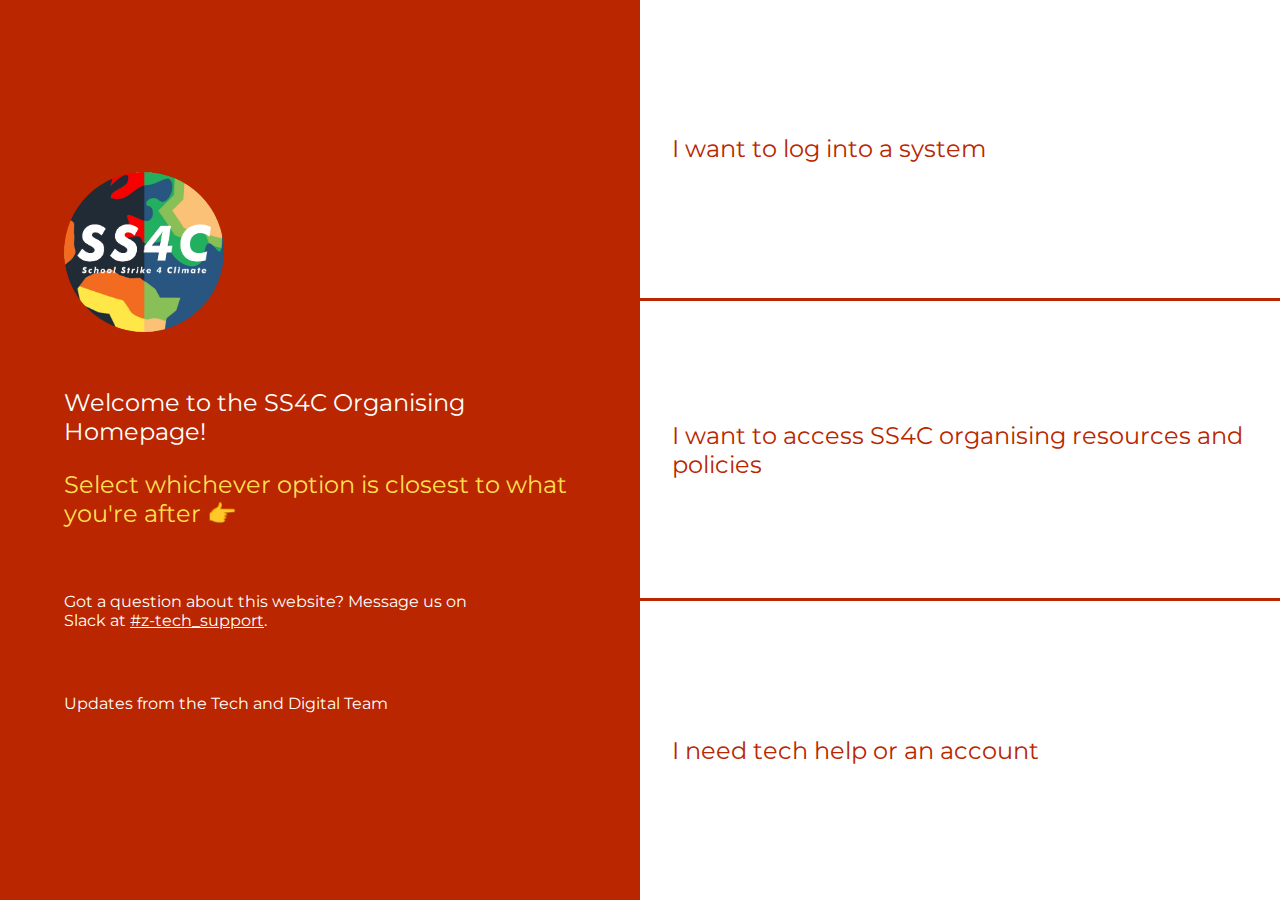
<file: Public/index.html>
<!DOCTYPE html>
<html lang="en">
<head>
    <meta charset="UTF-8">
    <meta name="viewport" content="width=device-width, initial-scale=1.0">
    <title>SS4C Tech</title>
    <link href="https://fonts.googleapis.com/css2?family=Montserrat:wght@600&display=swap" rel="stylesheet">
    <link rel="stylesheet" href="main.css">
    <link rel="icon" type="image/x-icon" href="Logo.png">

    <!-- Global site tag (gtag.js) - Google Analytics -->
      <script async src="https://www.googletagmanager.com/gtag/js?id=UA-142230606-6"></script>
      <script>
        window.dataLayer = window.dataLayer || [];
        function gtag(){dataLayer.push(arguments);}
        gtag('js', new Date());
        gtag('config', 'UA-142230606-6');
      </script>
      <script src="frogs.js"></script>
      <script async="" defer="" src="https://cdn.noticeable.io/v1/noticeable-widget.js"></script>

</head>
<body class="red">
    <header class="col">
      <img id="example" onclick="changeImage()" src="Logo.png" >
      <!--  old logo -  <img src="Logo.png" alt="SS4C logo"> -->

        <section>
            <p></p>
            <p>Welcome to the SS4C Organising Homepage!</p>
            <p class="yellow">
                Select whichever option is closest to what you're after <span id="finger"></span>
            </p>
            <p class="small">Got a question about this website? Message us on Slack at <a target="_blank"
                    href="https://ss4c-au.slack.com/archives/CSUVDRA21">#z-tech_support</a>.</p>


            <p class="small widget">
            <noticeable-widget access-token="KDB8By77jLrWAkLuyVG9" project-id="8w0wcfygcdUKMzgp9a0P">Updates from the Tech and Digital Team </noticeable-widget></p>
          </section>
    </header>

    <div class="col typeform-container">
        <a href="/access">
            <p>I want to log into a system</p>
        </a>

        <a href="/resources">
            <p>I want to access SS4C organising resources and policies</p>
        </a>

        <a href="/help">
            <p>I need tech help or an account</p>
        </a>

    </div>


    <script src="main.js"></script>
</body>

</html>
</file>
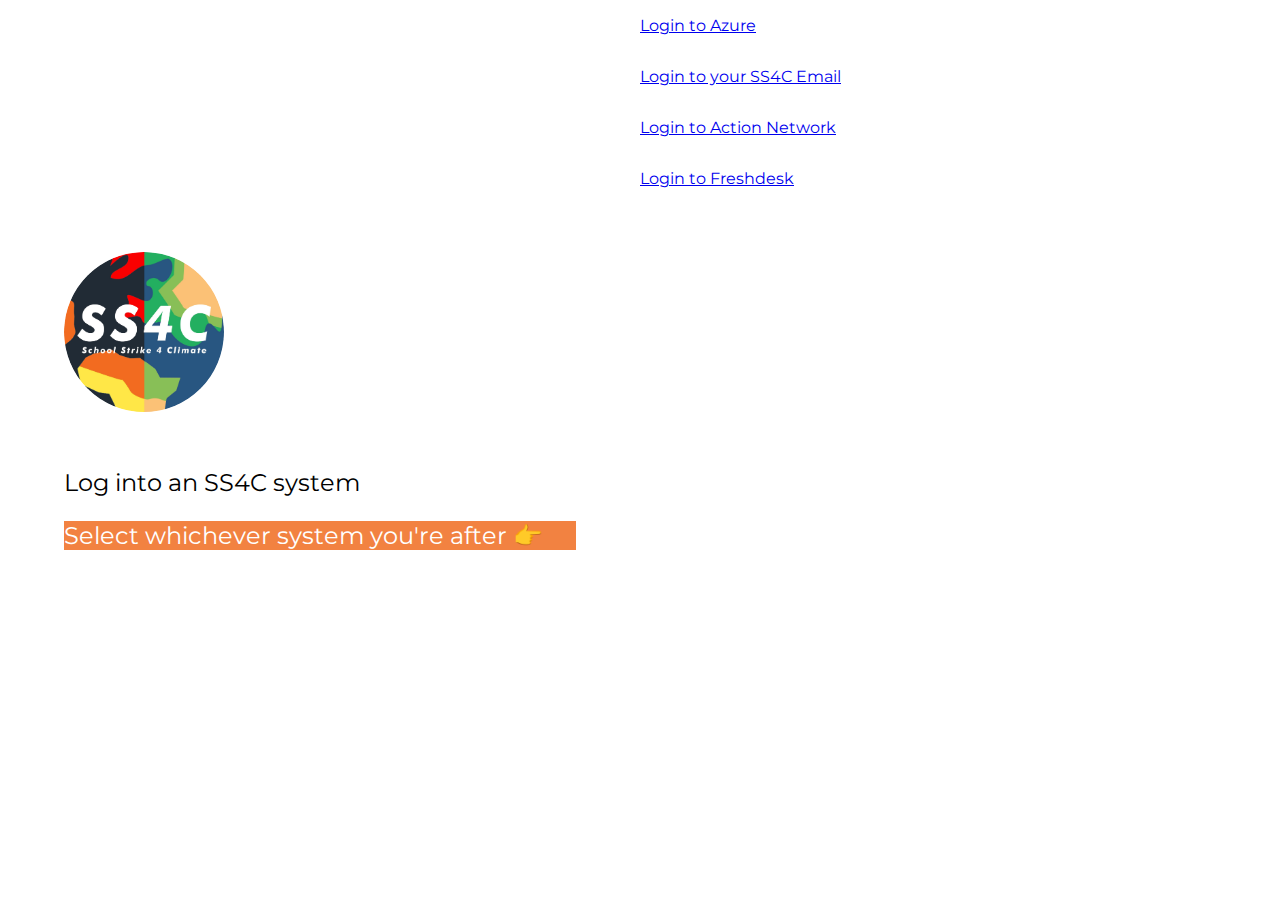
<file: Public/access.html>
<!DOCTYPE html>
<html lang="en">

<head>
    <meta charset="UTF-8">
    <meta name="viewport" content="width=device-width, initial-scale=1.0">
    <title>Log Into a SS4C System</title>
    <link href="https://fonts.googleapis.com/css2?family=Montserrat:wght@600&display=swap" rel="stylesheet">
    <link rel="stylesheet" href="main.css">
    <link rel="icon" type="image/x-icon" href="Logo.png">

    <!-- Global site tag (gtag.js) - Google Analytics -->
<script async src="https://www.googletagmanager.com/gtag/js?id=UA-142230606-6"></script>
<script>
  window.dataLayer = window.dataLayer || [];
  function gtag(){dataLayer.push(arguments);}
  gtag('js', new Date());

  gtag('config', 'UA-142230606-6');
</script>
<script src="frogs.js"></script>

</head>

<body class="orange">
    <header class="col">

      <img id="example" onclick="changeImage()" src="Logo.png" >


    <!--    <img src="Logo.png" alt="SS4C logo"> -->
        <section>

            <p></p>
            <p>Log into an SS4C system</p>
            <p class="yellow">
                Select whichever system you're after <span id="finger"></span>
            </p>
            <p class="small">Looking for something else? <a href="https://tech.ss4c.info"> Go back home</a>.</p>

        </section>
    </header>
    <div class="col typeform-container">

        <a target="_blank" href="https://ss4c.info/console">
            <p>Login to Azure</p>
        </a>

        <a target="_blank" href="https://mail.google.com/a/schoolstrike4climate.com">
            <p>Login to your SS4C Email</p>
        </a>

        <a target="_blank" href="https://actionnetwork.org/users/sign_in">
            <p>Login to Action Network</p>
        </a>

        <a target="_blank" href="https://account.activedirectory.windowsazure.com/applications/signin/8d90d246-7f6a-4988-b768-d4ad93ccc283?tenantId=ef031725-e57f-4685-a95e-25f49d2da5df">
            <p>Login to Freshdesk</p>
        </a>






    </div>


    <script src="main.js"></script>
</body>

</html>
</file>
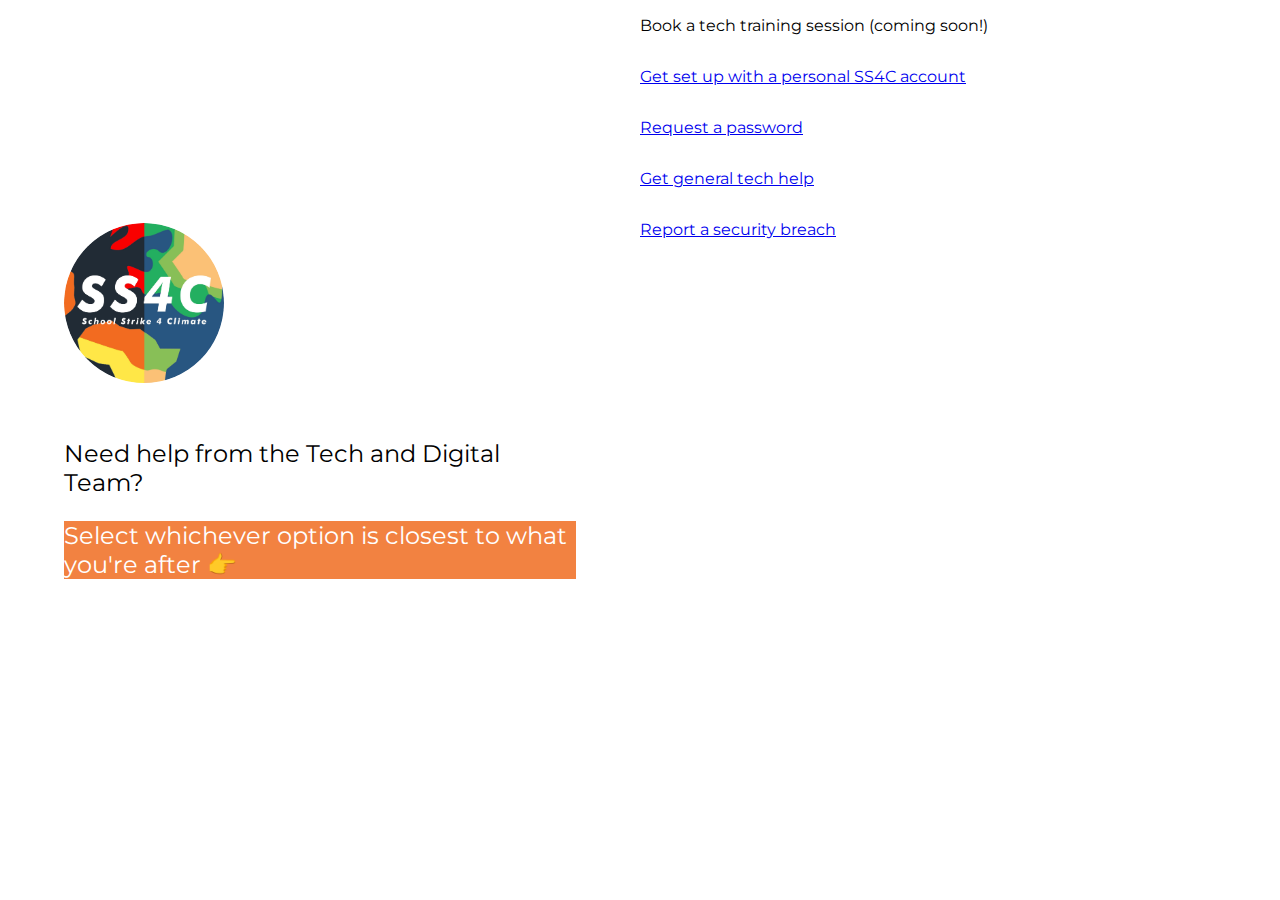
<file: Public/help.html>
<!DOCTYPE html>
<html lang="en">

<head>
    <meta charset="UTF-8">
    <meta name="viewport" content="width=device-width, initial-scale=1.0">
    <title>Service Desk</title>
    <link href="https://fonts.googleapis.com/css2?family=Montserrat:wght@600&display=swap" rel="stylesheet">
    <link rel="stylesheet" href="main.css">
    <link rel="icon" type="image/x-icon" href="Logo.png">

    <!-- Global site tag (gtag.js) - Google Analytics -->
<script async src="https://www.googletagmanager.com/gtag/js?id=UA-142230606-6"></script>
<script>
  window.dataLayer = window.dataLayer || [];
  function gtag(){dataLayer.push(arguments);}
  gtag('js', new Date());

  gtag('config', 'UA-142230606-6');
</script>
<script src="frogs.js"></script>

</head>

<body class="purple">
    <header class="col">

      <img id="example" onclick="changeImage()" src="Logo.png" >


    <!--    <img src="Logo.png" alt="SS4C logo"> -->
        <section>

            <p></p>
            <p>Need help from the Tech and Digital Team?</p>
            <p class="yellow">
                Select whichever option is closest to what you're after <span id="finger"></span>
            </p>
            <p class="small">Looking for something else? <a href="/"> Go back home</a>

        </section>
    </header>
    <div class="col typeform-container">

        <a>
            <p>Book a tech training session (coming soon!)</p>
        </a>


        <a class="typeform-share link" href="https://form.typeform.com/to/BELuugGJ" data-mode="drawer_right"  data-hide-headers=true data-hide-footer=true data-submit-close-delay="3" target="_blank">  <p>Get set up with a personal SS4C account</p></a>  <script> (function() { var qs,js,q,s,d=document, gi=d.getElementById, ce=d.createElement, gt=d.getElementsByTagName, id="typef_orm_share", b="https://embed.typeform.com/"; if(!gi.call(d,id)){ js=ce.call(d,"script"); js.id=id; js.src=b+"embed.js"; q=gt.call(d,"script")[0]; q.parentNode.insertBefore(js,q) } })() </script>


          <a class="typeform-share link" href="https://form.typeform.com/to/trI2nN8t" data-mode="drawer_right"  data-hide-headers=true data-hide-footer=true data-submit-close-delay="3" target="_blank"><p>Request a password</p></a>  <script> (function() { var qs,js,q,s,d=document, gi=d.getElementById, ce=d.createElement, gt=d.getElementsByTagName, id="typef_orm_share", b="https://embed.typeform.com/"; if(!gi.call(d,id)){ js=ce.call(d,"script"); js.id=id; js.src=b+"embed.js"; q=gt.call(d,"script")[0]; q.parentNode.insertBefore(js,q) } })() </script>


        <a class="typeform-share link" href="https://form.typeform.com/to/ZGsIrGs5" data-mode="drawer_right"  data-hide-headers=true data-hide-footer=true data-submit-close-delay="3" target="_blank"><p>Get general tech help</p></a>  <script> (function() { var qs,js,q,s,d=document, gi=d.getElementById, ce=d.createElement, gt=d.getElementsByTagName, id="typef_orm_share", b="https://embed.typeform.com/"; if(!gi.call(d,id)){ js=ce.call(d,"script"); js.id=id; js.src=b+"embed.js"; q=gt.call(d,"script")[0]; q.parentNode.insertBefore(js,q) } })() </script>



        <a class="typeform-share link" href="https://form.typeform.com/to/L4rnKXs7" data-mode="drawer_right"  data-hide-headers=true data-hide-footer=true data-submit-close-delay="3" target="_blank"><p>Report a security breach</p> </a>  <script> (function() { var qs,js,q,s,d=document, gi=d.getElementById, ce=d.createElement, gt=d.getElementsByTagName, id="typef_orm_share", b="https://embed.typeform.com/"; if(!gi.call(d,id)){ js=ce.call(d,"script"); js.id=id; js.src=b+"embed.js"; q=gt.call(d,"script")[0]; q.parentNode.insertBefore(js,q) } })() </script>



    </div>


    <script src="main.js"></script>
</body>

</html>
</file>
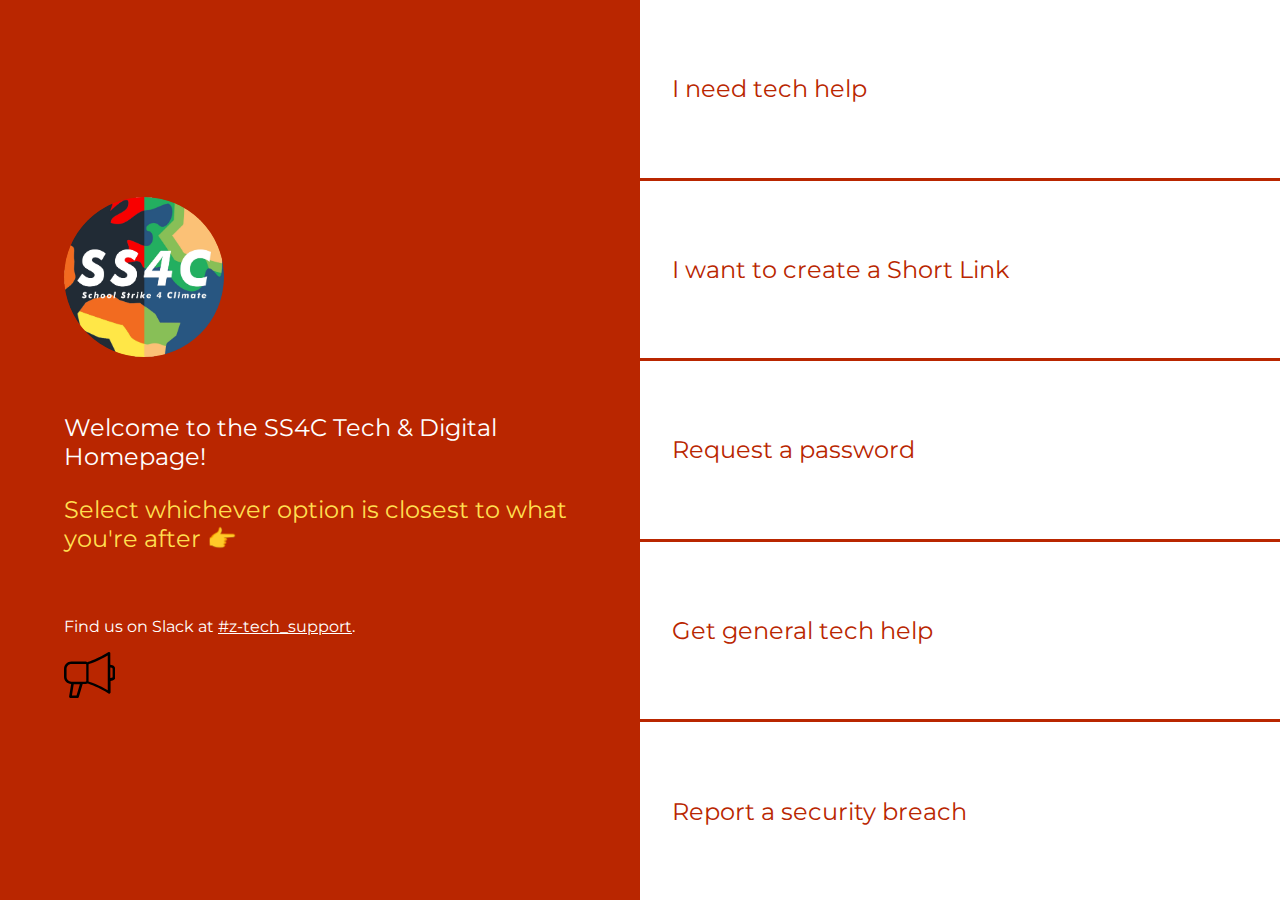
<file: Public/home.html>
<!DOCTYPE html>
<html lang="en">

<head>
    <meta charset="UTF-8">
    <meta name="viewport" content="width=device-width, initial-scale=1.0">
    <title>SS4C Tech</title>
    <link href="https://fonts.googleapis.com/css2?family=Montserrat:wght@600&display=swap" rel="stylesheet">
    <link rel="stylesheet" href="main.css">
    <link rel="icon" type="image/x-icon" href="Logo.png">

    <!-- Global site tag (gtag.js) - Google Analytics -->
<script async src="https://www.googletagmanager.com/gtag/js?id=UA-142230606-6"></script>
<script>
  window.dataLayer = window.dataLayer || [];
  function gtag(){dataLayer.push(arguments);}
  gtag('js', new Date());

  gtag('config', 'UA-142230606-6');
</script>
<script src="frogs.js"></script>

<script async src="https://cdn.headwayapp.co/widget.js"></script>
<script>
// @see https://docs.headwayapp.co/widget for more configuration options.
var HW_config = {
selector: "sidebar__icons--headway", // CSS selector where to inject the badge
account:  "yZBbpy",
  }
};
Headway.init();

</script>
</head>

<body class="red">
    <header class="col">

      <img id="example" onclick="changeImage()" src="Logo.png" >


    <!--    <img src="Logo.png" alt="SS4C logo"> -->
        <section>

            <p></p>
            <p>Welcome to the SS4C Tech & Digital Homepage!</p>
            <p class="yellow">
                Select whichever option is closest to what you're after <span id="finger"></span>
            </p>
            <p class="small">Find us on Slack at <a target="_blank"
                    href="https://ss4c-au.slack.com/archives/CSUVDRA21">#z-tech_support</a>.</p>

            <!--    <h2>
                  <a href="">Updates</a>
                  <span id="HW_badge_cont">
                      <span id="HW_badge"></span>
                  </span>
                </h2> -->

                <div class="sidebar__icons"><div class="nav-item sidebar__icons--headway">
                  <svg xmlns="http://www.w3.org/2000/svg" viewBox="0 0 20 18"><path d="M18.9 5.2l-.8-.2V.5c0-.2-.1-.4-.3-.4-.2-.1-.4-.1-.5 0C13.6 2.4 9.9 3.7 9.1 4c-.2-.2-.4-.3-.6-.3H2.9C1.3 3.7 0 5 0 6.6v3.1c0 1.5 1.2 2.8 2.8 2.8L2 17.4c0 .1 0 .3.1.4.1.1.3.2.4.2h2.8c.2 0 .4-.1.5-.4l1.5-5.1h1.2c.2 0 .5-.1.7-.2.8.2 4.6 1.5 8.2 3.9.1.1.2.1.3.1.1 0 .2 0 .2-.1.2-.1.3-.3.3-.4v-4.5l.8-.2c.7-.2 1.1-.7 1.1-1.4v-3c-.1-.8-.6-1.3-1.2-1.5zM4.9 17H3.1l.7-4.4h2.4L4.9 17zm3.5-5.4H2.9c-1 0-1.9-.8-1.9-1.9V6.6c0-1 .8-1.9 1.9-1.9h5.6c.1 0 .2.1.2.2v6.5c-.1.1-.2.2-.3.2zm8.7 3.3c-3.3-2-6.4-3.1-7.5-3.4V4.8c1-.3 4.2-1.5 7.5-3.4v13.5zM19 9.7c0 .2-.1.4-.4.4l-.5.1V6.1l.5.1c.2 0 .4.2.4.4v3.1z"></path></svg><span id="HW_badge_cont" class="HW_badge_cont HW_visible" style=""><span id="HW_badge" class="HW_badge HW_softHidden" style="" data-count-unseen=""></span></span></div></div>


        </section>
    </header>
    <div class="col typeform-container">

        <a href="/index.html">
            <p>I need tech help</p>
        </a>


        <a href="/shorten.html">
            <p>I want to create a Short Link</p>
        </a>


          <a class="typeform-share link" href="https://form.typeform.com/to/trI2nN8t" data-mode="drawer_right"  data-hide-headers=true data-hide-footer=true data-submit-close-delay="3" target="_blank"><p>Request a password</p></a>  <script> (function() { var qs,js,q,s,d=document, gi=d.getElementById, ce=d.createElement, gt=d.getElementsByTagName, id="typef_orm_share", b="https://embed.typeform.com/"; if(!gi.call(d,id)){ js=ce.call(d,"script"); js.id=id; js.src=b+"embed.js"; q=gt.call(d,"script")[0]; q.parentNode.insertBefore(js,q) } })() </script>


        <a class="typeform-share link" href="https://form.typeform.com/to/ZGsIrGs5" data-mode="drawer_right"  data-hide-headers=true data-hide-footer=true data-submit-close-delay="3" target="_blank"><p>Get general tech help</p></a>  <script> (function() { var qs,js,q,s,d=document, gi=d.getElementById, ce=d.createElement, gt=d.getElementsByTagName, id="typef_orm_share", b="https://embed.typeform.com/"; if(!gi.call(d,id)){ js=ce.call(d,"script"); js.id=id; js.src=b+"embed.js"; q=gt.call(d,"script")[0]; q.parentNode.insertBefore(js,q) } })() </script>



        <a class="typeform-share link" href="https://form.typeform.com/to/L4rnKXs7" data-mode="drawer_right"  data-hide-headers=true data-hide-footer=true data-submit-close-delay="3" target="_blank"><p>Report a security breach</p> </a>  <script> (function() { var qs,js,q,s,d=document, gi=d.getElementById, ce=d.createElement, gt=d.getElementsByTagName, id="typef_orm_share", b="https://embed.typeform.com/"; if(!gi.call(d,id)){ js=ce.call(d,"script"); js.id=id; js.src=b+"embed.js"; q=gt.call(d,"script")[0]; q.parentNode.insertBefore(js,q) } })() </script>



    </div>


    <script src="main.js"></script>
</body>

</html>
</file>
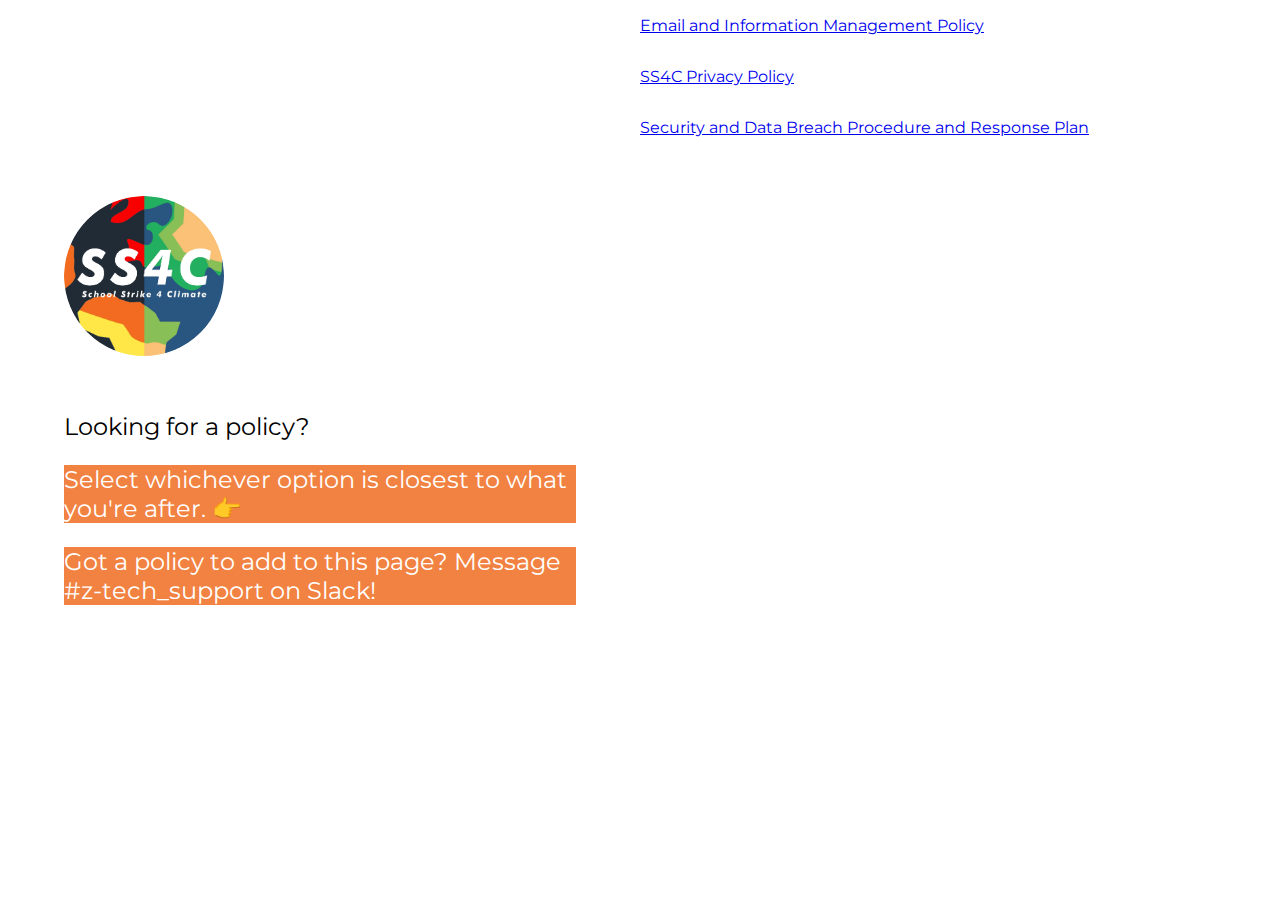
<file: Public/policies.html>
<!DOCTYPE html>
<html lang="en">

<head>
    <meta charset="UTF-8">
    <meta name="viewport" content="width=device-width, initial-scale=1.0">
    <title>Service Desk</title>
    <link href="https://fonts.googleapis.com/css2?family=Montserrat:wght@600&display=swap" rel="stylesheet">
    <link rel="stylesheet" href="main.css">
    <link rel="icon" type="image/x-icon" href="Logo.png">

    <!-- Global site tag (gtag.js) - Google Analytics -->
<script async src="https://www.googletagmanager.com/gtag/js?id=UA-142230606-6"></script>
<script>
  window.dataLayer = window.dataLayer || [];
  function gtag(){dataLayer.push(arguments);}
  gtag('js', new Date());

  gtag('config', 'UA-142230606-6');
</script>
<script src="frogs.js"></script>

</head>

<body class="purple">
    <header class="col">

      <img id="example" onclick="changeImage()" src="Logo.png" >


    <!--    <img src="Logo.png" alt="SS4C logo"> -->
        <section>

            <p></p>
            <p>Looking for a policy?</p>
            <p class="yellow">
                Select whichever option is closest to what you're after. <span id="finger"></span>
            </p>
            <p class="yellow">
                Got a policy to add to this page? Message #z-tech_support on Slack!</p>
            </p>
            <p class="small">Looking for something else? <a href="/"> Go back home</a>

        </section>
    </header>

        <div class="col typeform-container">
            <a href="https://docs.google.com/document/d/1THDxFCRPFY2edumEwJo64FwoD23CXEluoi9pt1LzWzA/edit?usp=sharing">
                <p>Email and Information Management Policy</p>
            </a>

            <a href="https://www.schoolstrike4climate.com/Privacy">
                <p>SS4C Privacy Policy</p>
            </a>

            <a href="https://docs.google.com/document/d/1PPphU0zK1SwO8VFL3PJyDhOzIu2lco5GpBXk0NE314g/edit?usp=sharing">
                <p>Security and Data Breach Procedure and Response Plan</p>
            </a>

        </div>


    <script src="main.js"></script>
</body>

</html>
</file>
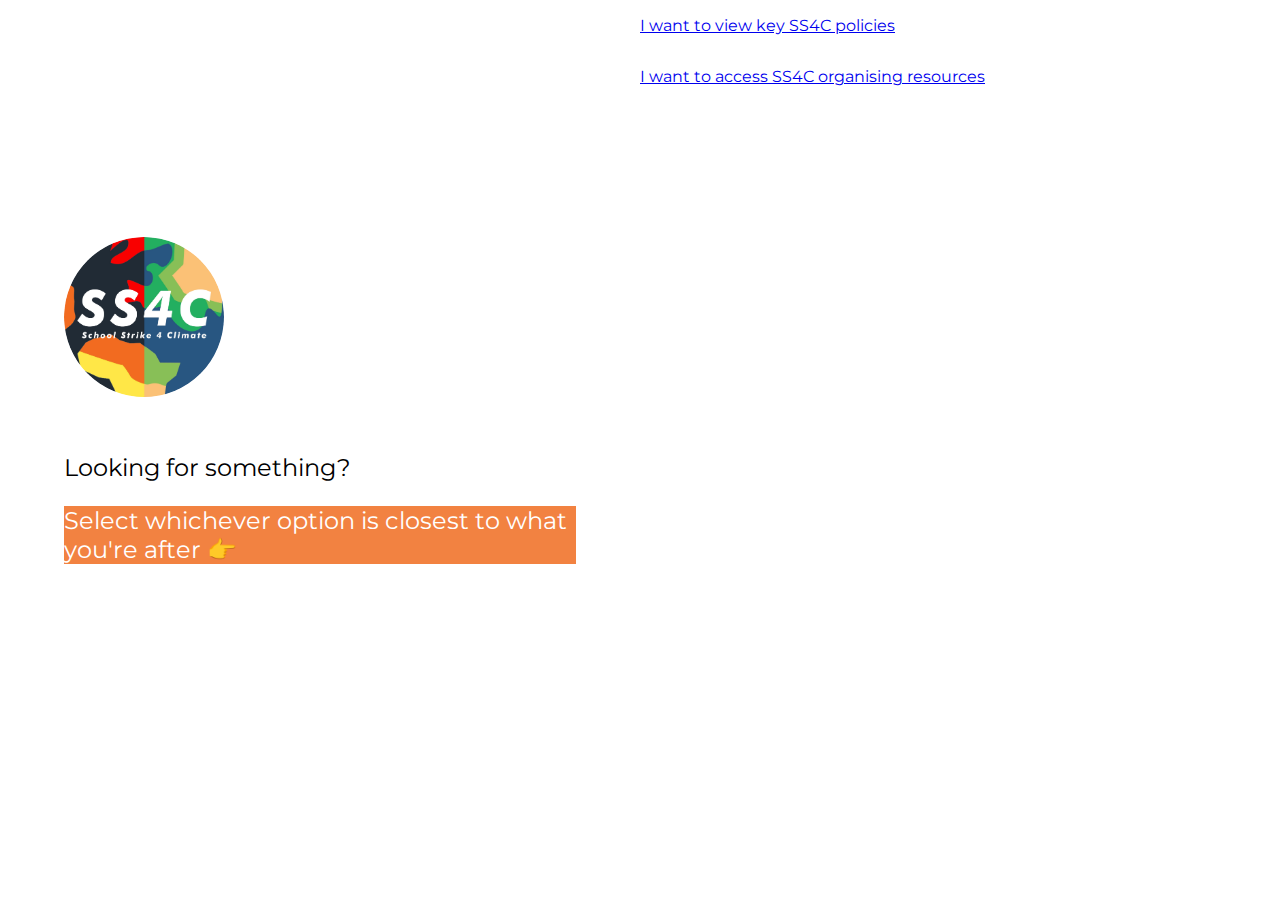
<file: Public/resources.html>
<!DOCTYPE html>
<html lang="en">

<head>
    <meta charset="UTF-8">
    <meta name="viewport" content="width=device-width, initial-scale=1.0">
    <title>Service Desk</title>
    <link href="https://fonts.googleapis.com/css2?family=Montserrat:wght@600&display=swap" rel="stylesheet">
    <link rel="stylesheet" href="main.css">
    <link rel="icon" type="image/x-icon" href="Logo.png">

    <!-- Global site tag (gtag.js) - Google Analytics -->
<script async src="https://www.googletagmanager.com/gtag/js?id=UA-142230606-6"></script>
<script>
  window.dataLayer = window.dataLayer || [];
  function gtag(){dataLayer.push(arguments);}
  gtag('js', new Date());

  gtag('config', 'UA-142230606-6');
</script>
<script src="frogs.js"></script>

</head>

<body class="purple">
    <header class="col">

      <img id="example" onclick="changeImage()" src="Logo.png" >


    <!--    <img src="Logo.png" alt="SS4C logo"> -->
        <section>

            <p></p>
            <p>Looking for something?</p>
            <p class="yellow">
                Select whichever option is closest to what you're after <span id="finger"></span>
            </p>
            <p class="small">Looking for something else? <a href="/"> Go back home</a>

        </section>
    </header>

        <div class="col typeform-container">
            <a href="/policies">
                <p>I want to view key SS4C policies</p>
            </a>

            <a href="https://www.schoolstrike4climate.com/resources">
                <p>I want to access SS4C organising resources</p>
            </a>

        </div>


    <script src="main.js"></script>
</body>

</html>
</file>
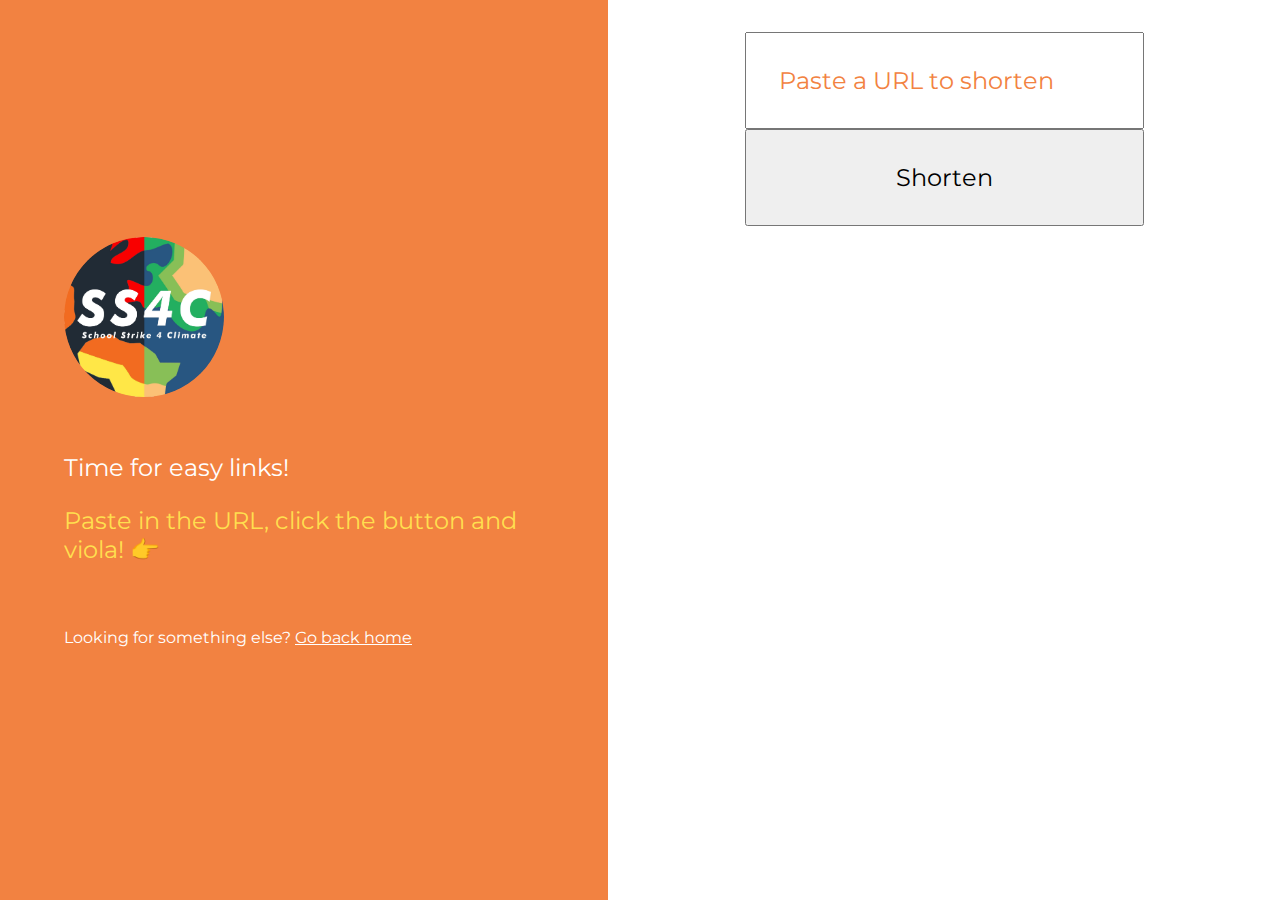
<file: Public/shorten.html>
<!DOCTYPE html>
<html lang="en">

<head>
    <meta charset="UTF-8">
    <meta name="viewport" content="width=device-width, initial-scale=1.0">
    <title>Shorten a URL</title>
    <link href="https://fonts.googleapis.com/css2?family=Montserrat:wght@600&display=swap" rel="stylesheet">
    <link rel="stylesheet" href="shorten.css">
    <link rel="icon" type="image/x-icon" href="Logo.png">

    <!-- Global site tag (gtag.js) - Google Analytics -->
<script async src="https://www.googletagmanager.com/gtag/js?id=UA-142230606-6"></script>
<script>
  window.dataLayer = window.dataLayer || [];
  function gtag(){dataLayer.push(arguments);}
  gtag('js', new Date());

  gtag('config', 'UA-142230606-6');
</script>
<script src="frogs.js"></script>
</head>

<body>
    <header class="col">

      <img id="example" onclick="changeImage()" src="Logo.png" >


    <!--    <img src="Logo.png" alt="SS4C logo"> -->
        <section>
            <p></p>
            <p>Time for easy links!</p>
            <p class="yellow">
                Paste in the URL, click the button and viola! <span id="finger"></span>
            </p>
            <p class="small">Looking for something else? <a href="https://tech.ss4c.info"> Go back home</a>
            <!--    <h2>
                  <a href="">Updates</a>
                  <span id="HW_badge_cont">
                      <span id="HW_badge"></span>
                  </span>
                </h2> -->

        </section>
    </header>
    <div class="col shorten-container">
        <div>
                  <input name="text" type="url" value  id="linkinput" placeholder="Paste a URL to shorten">

                  <input class="button1" type="submit" id="myinput" value="Shorten">
              </div>
            <p id="message"></p>
         <script>

        if input=
        document.getElementById("myinput").onclick = function() {
          var link = document.getElementById("linkinput").value;
          var data = {
            "domain":"ss4c.info",
            "originalURL": link,
            "allowDuplicates":false
          };
         fetch('https://api.short.cm/links/public', {
            method: 'post',
            headers: {
              'accept': 'application/json',
              'Content-Type': 'application/json',
              'authorization': 'IXmkkgsAYMqyO8h6'
            },
            body: JSON.stringify(data)
          }) .then(function(response) {
                return response.json();
            })
            .then(function(data){
            document.getElementById("message").innerHTML = "Your short link is " + data.shortURL })
            document.getElementById("linkinput").value='';
         }
            </script>




    </div>


    <script src="main.js"></script>
</body>

</html>
</file>
<file: Public/main.css>
/* Variables */
:root {
  --padding-side: 2rem;
  --colour-ss4c-yellow-light: #fff266;
  --colour-ss4c-red: #b92600;
  --colour-ss4c-yellow: #ffdf4f;
  --colour-ss4c-orange: #f28241;
  --colour-ss4c-yellow-light: #fff266;
  --color-black: #000000;
  --color-white: #FFFFFF;
  --font-size-default: 1.5rem;
}

@media screen and (min-width: 769px) {
  :root {
    --padding-side: 4rem;
  }
}

* {
  box-sizing: border-box;
}

body {
  font-family: "Montserrat", -apple-system, BlinkMacSystemFont, "Segoe UI", Roboto, Oxygen, Ubuntu, Cantarell, "Open Sans", "Helvetica Neue", sans-serif;
  margin: 0;
  display: flex;
  flex-direction: column;
}

/* Background Colours */
.yellow {
  background: var(--colour-ss4c-orange);
  color: white;

}

.red {
  background: var(--colour-ss4c-red);
  color: white;

}

@media (min-width: 769px) {
  body {
    flex-direction: row;
  }
}

@media (min-width: 769px) {
  /* Equally distribute the halves */
  .col {
    flex: 1;
  }
}

img {
  border-radius: 50%;
}

header {
  display: flex;
  flex-direction: column;
  justify-content: center;
}

header img {
  max-width: 10rem;
  margin-top: var(--padding-side);
  margin-left: var(--padding-side);
  margin-bottom: 2rem;
}

/* Add padding for introductory text */
header section {
  /* z-index: 10; */
  padding: 0 var(--padding-side);
  margin-bottom: var(--padding-side);
}

header section p {
  font-size: var(--font-size-default);
}

/* Style smaller text */
header section p.small {
  font-size: 1rem;
  margin-top: var(--padding-side);
  color: var(--color-white);
  max-width: 40ch;
}

header section p.small a {
  color: inherit;
}

/* Style text */
.red header section p.yellow {
  color: var(--colour-ss4c-yellow);
  background: var(--colour-ss4c-red)
}


.typeform-container {
  min-height: 100vh;
  background-color: white;
  display: flex;
  flex-direction: column;
}

.red .typeform-container a {
  padding: 2rem;
  height: 100%;
  text-decoration: none;
  font-size: var(--font-size-default);
  color: var(--colour-ss4c-red);
  display: flex;
  align-items: center;
}

.yellow .typeform-container a {
  padding: 2rem;
  height: 100%;
  text-decoration: none;
  font-size: var(--font-size-default);
  color: var(--colour-ss4c-orange);
  display: flex;
  align-items: center;
}

.red .typeform-container a:not(:last-of-type) {
  border-bottom: 3px solid var(--colour-ss4c-red);
}

.yellow .typeform-container a:not(:last-of-type) {
  border-bottom: 3px solid var(--colour-ss4c-orange);
}

.typeform-container a:hover {
  background-color: var(--colour-ss4c-yellow-light);
}

/* Style finger pointer */
span#finger:before {
  content: "👇";
}

@media (min-width: 769px) {
  span#finger:before {
    content: "👉";
  }
}

span#finger {
  animation-name: prod;
  animation-duration: 1s;
  animation-timing-function: ease;
  animation-delay: 0s;
  animation-direction: alternate;
  animation-iteration-count: infinite;
  animation-fill-mode: none;
  animation-play-state: running;
}

@keyframes prod {
  0% {
    transform: translate(0, 0);
  }
  100% {
    transform: translate(0, 0);
  }
}

@media (min-width: 769px) {
  @keyframes prod {
    0% {
      padding-left: 0;
    }
    100% {
      padding-left: 0.3rem;
    }
  }
}

#HW_badge_cont {
  position: absolute !important;
}
#HW_badge {
  background: #5ab987 !important;
}
.sidebar__icons--headway {
  max-width: 10%;
}
</file>
<file: Public/shorten.css>
/* Variables */
:root {
  --padding-side: 2rem;
  --colour-ss4c-yellow-light: #fff266;
  --colour-ss4c-red: #b92600;
  --colour-ss4c-yellow: #ffdf4f;
  --colour-ss4c-orange: #f28241;
  --colour-ss4c-yellow-light: #fff266;
  --color-black: #000000;
  --color-white: #FFFFFF;
  --font-size-default: 1.5rem;
}

@media screen and (min-width: 769px) {
  :root {
    --padding-side: 4rem;
  }
}

* {
  box-sizing: border-box;
}

body {
  background: var(--colour-ss4c-orange);
  font-family: "Montserrat", -apple-system, BlinkMacSystemFont, "Segoe UI", Roboto, Oxygen, Ubuntu, Cantarell, "Open Sans", "Helvetica Neue", sans-serif;
  margin: 0;
  display: flex;
  flex-direction: column;
  color: white;
}





@media (min-width: 769px) {
  body {
    flex-direction: row;
  }
}

@media (min-width: 769px) {
  /* Equally distribute the halves */
  .col {
    flex: 1;
  }
}

img {
  border-radius: 50%;
}

header {
  display: flex;
  flex-direction: column;
  justify-content: center;
}

header img {
  max-width: 10rem;
  margin-top: var(--padding-side);
  margin-left: var(--padding-side);
  margin-bottom: 2rem;
}

/* Add padding for introductory text */
header section {
  /* z-index: 10; */
  padding: 0 var(--padding-side);
  margin-bottom: var(--padding-side);
}

header section p {
  font-size: var(--font-size-default);
}

/* Style smaller text */
header section p.small {
  font-size: 1rem;
  margin-top: var(--padding-side);
  color: var(--color-white);
  max-width: 40ch;
}

header section p.small a {
  color: inherit;
}

/* Style text */
header section p.yellow {
  color: var(--colour-ss4c-yellow);
  background: var(--colour-ss4c-orange);
}

input {
  font-family: "Montserrat", -apple-system, BlinkMacSystemFont, "Segoe UI", Roboto, Oxygen, Ubuntu, Cantarell, "Open Sans", "Helvetica Neue", sans-serif;
  font-size: var(--font-size-default);
  padding: 2rem;
  display: flex;
  width: 100%;

}

::placeholder {
  color: #f28241;

}

.shorten-container {
  min-height: 100vh;
  background-color: white;
  display: flex;
  flex-direction: column;
}

.shorten-container {
  padding: 2rem;
  height: 100%;
  text-decoration: none;
  font-size: var(--font-size-default);
  color: var(--colour-ss4c-orange);
  display: flex;
  align-items: center;
}



.shorten-container a:not(:last-of-type) {
  border-bottom: 3px solid var(--colour-ss4c-orange);
}


.shorten-container a:hover {
  background-color: var(--colour-ss4c-yellow-light);
}

/* Style finger pointer */
span#finger:before {
  content: "👇";
}

@media (min-width: 769px) {
  span#finger:before {
    content: "👉";
  }
}

span#finger {
  animation-name: prod;
  animation-duration: 1s;
  animation-timing-function: ease;
  animation-delay: 0s;
  animation-direction: alternate;
  animation-iteration-count: infinite;
  animation-fill-mode: none;
  animation-play-state: running;
}

@keyframes prod {
  0% {
    transform: translate(0, 0);
  }
  100% {
    transform: translate(0, 0);
  }
}

@media (min-width: 769px) {
  @keyframes prod {
    0% {
      padding-left: 0;
    }
    100% {
      padding-left: 0.3rem;
    }
  }
}

#HW_badge_cont {
  position: absolute !important;
}
#HW_badge {
  background: #5ab987 !important;
}
.sidebar__icons--headway {
  max-width: 10%;
}
</file>
